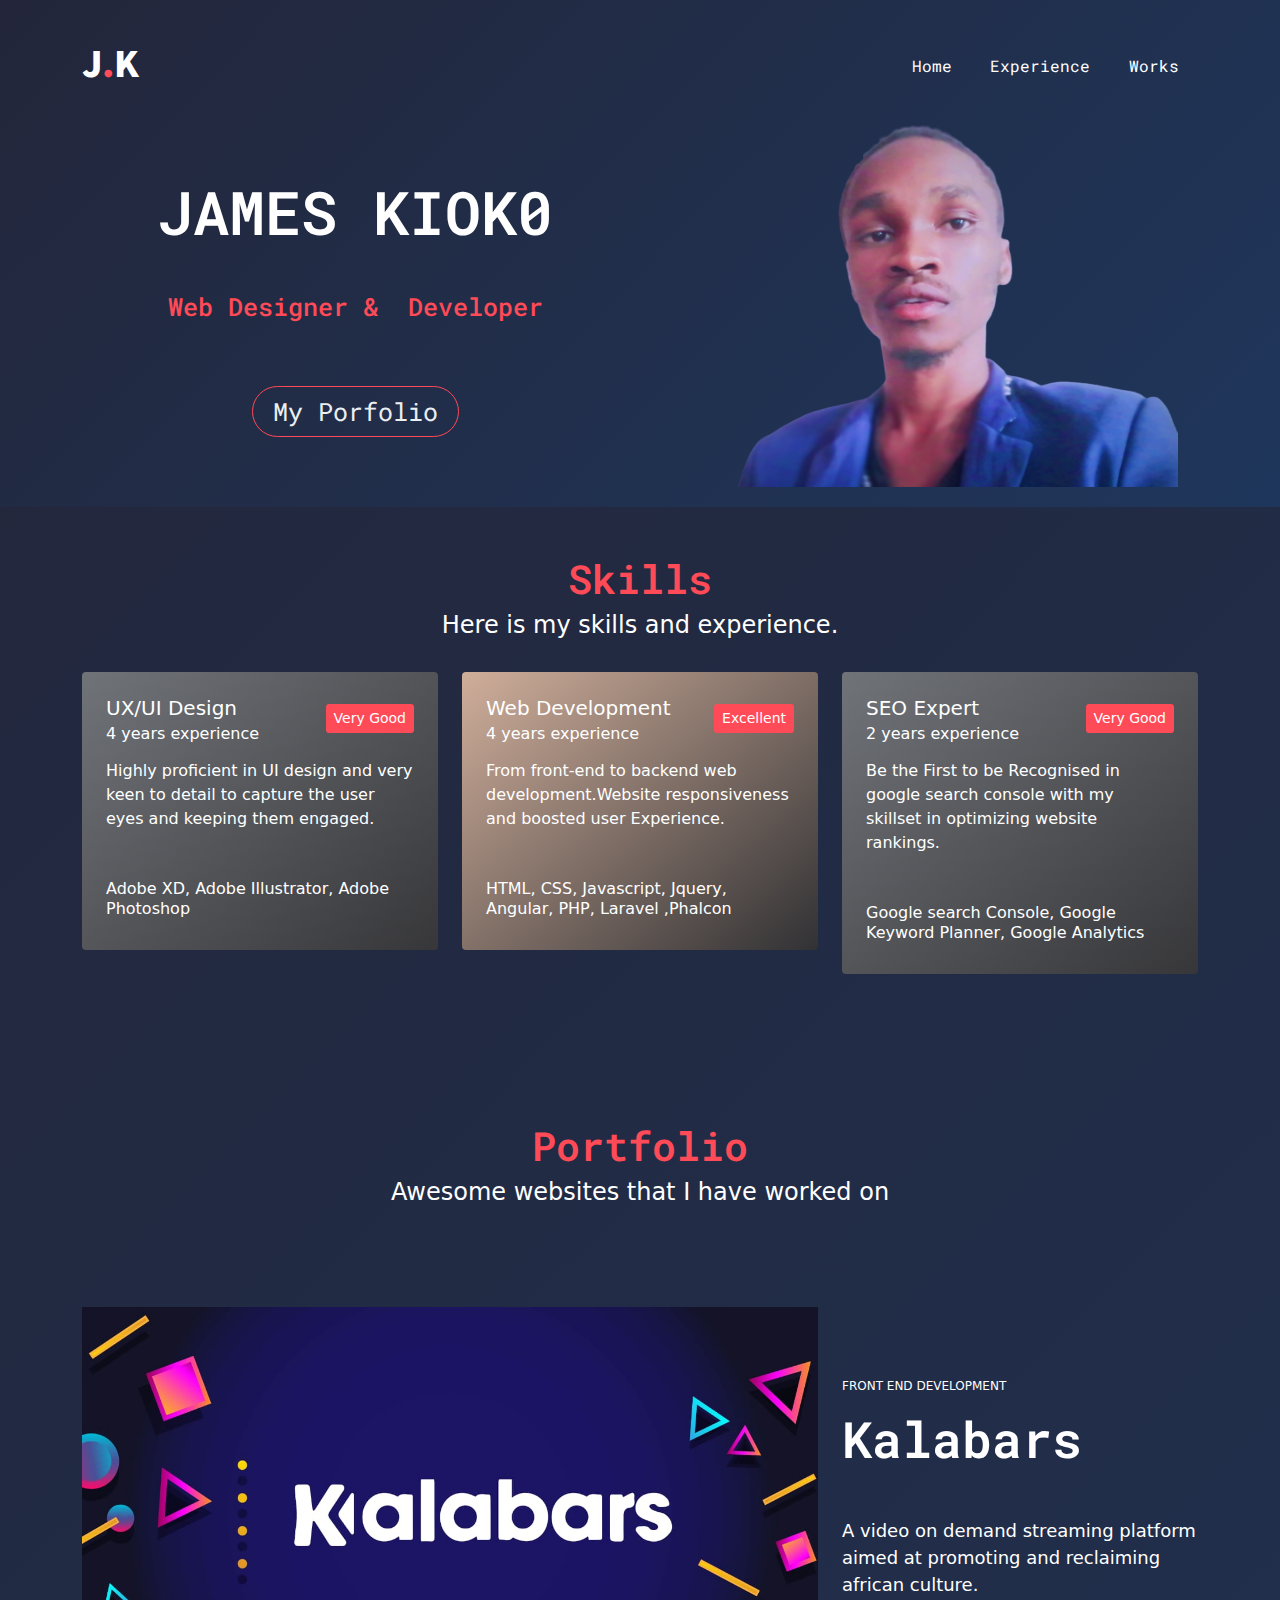
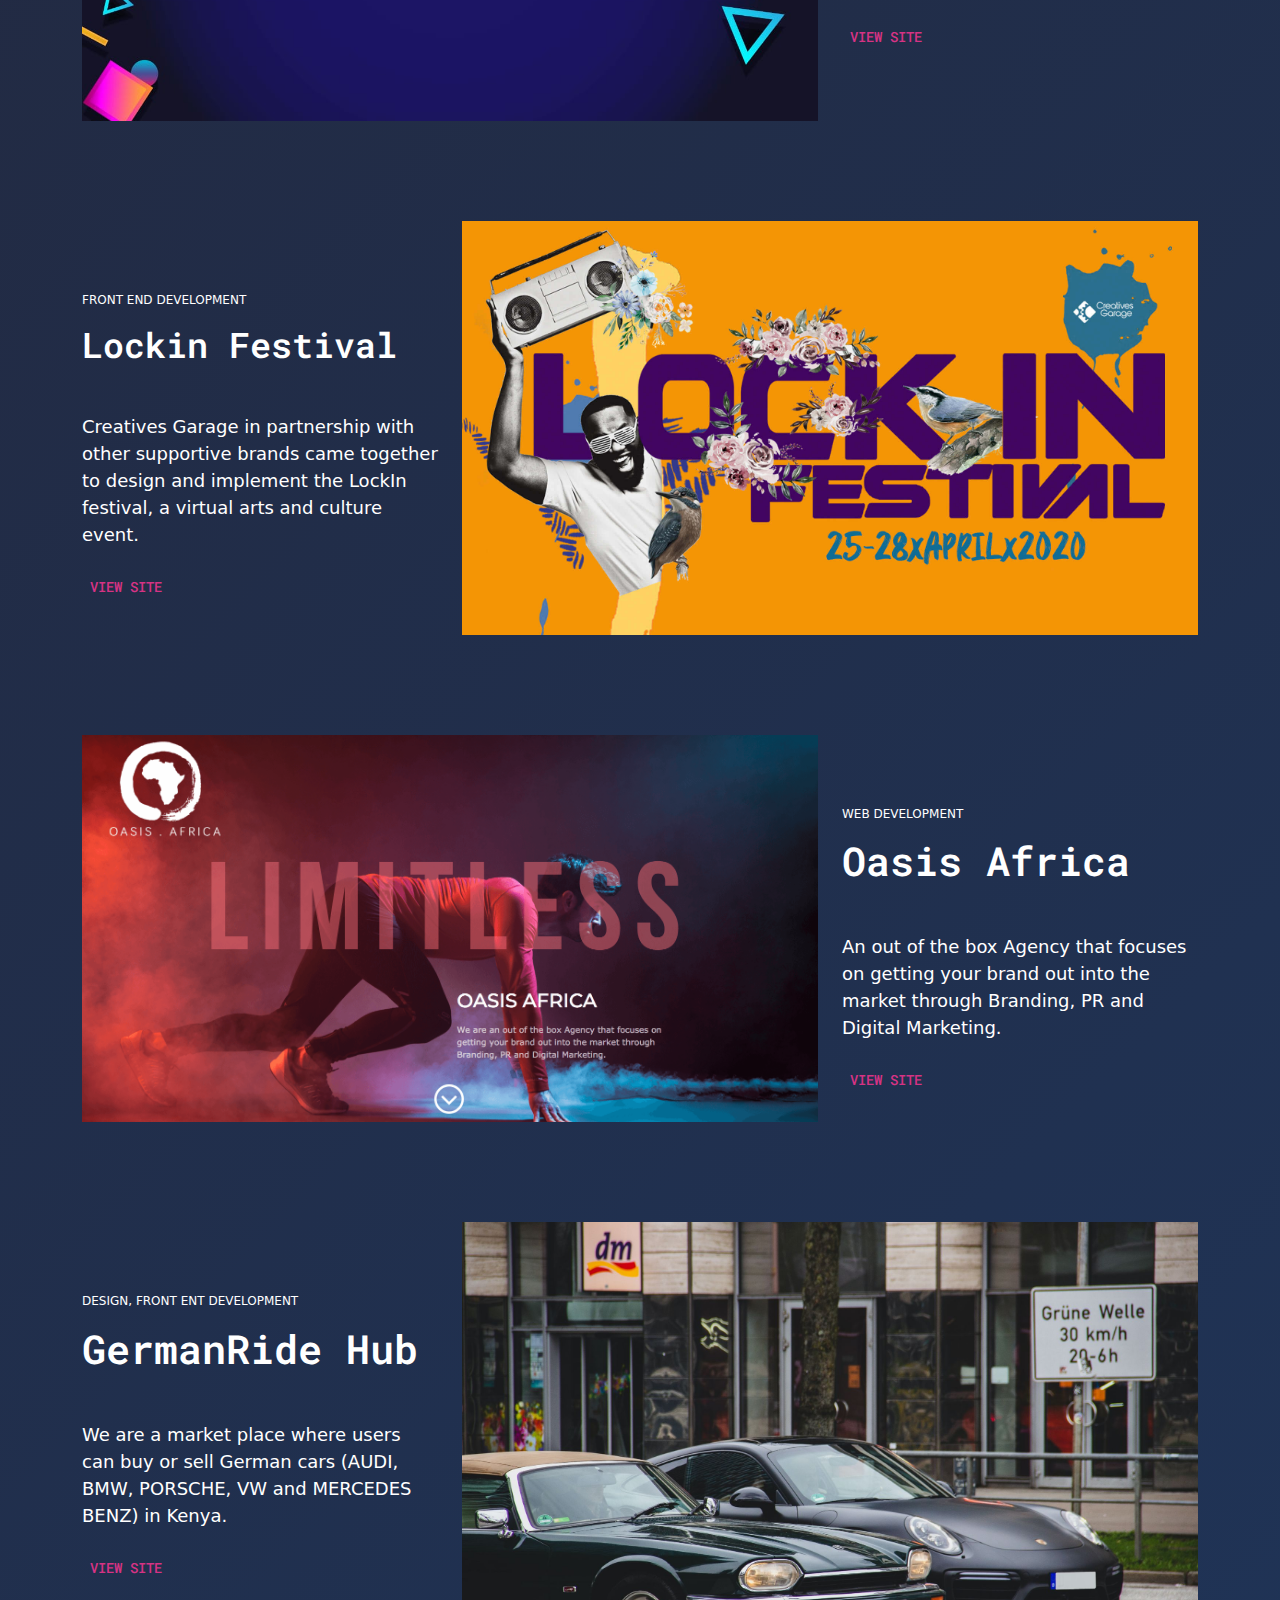
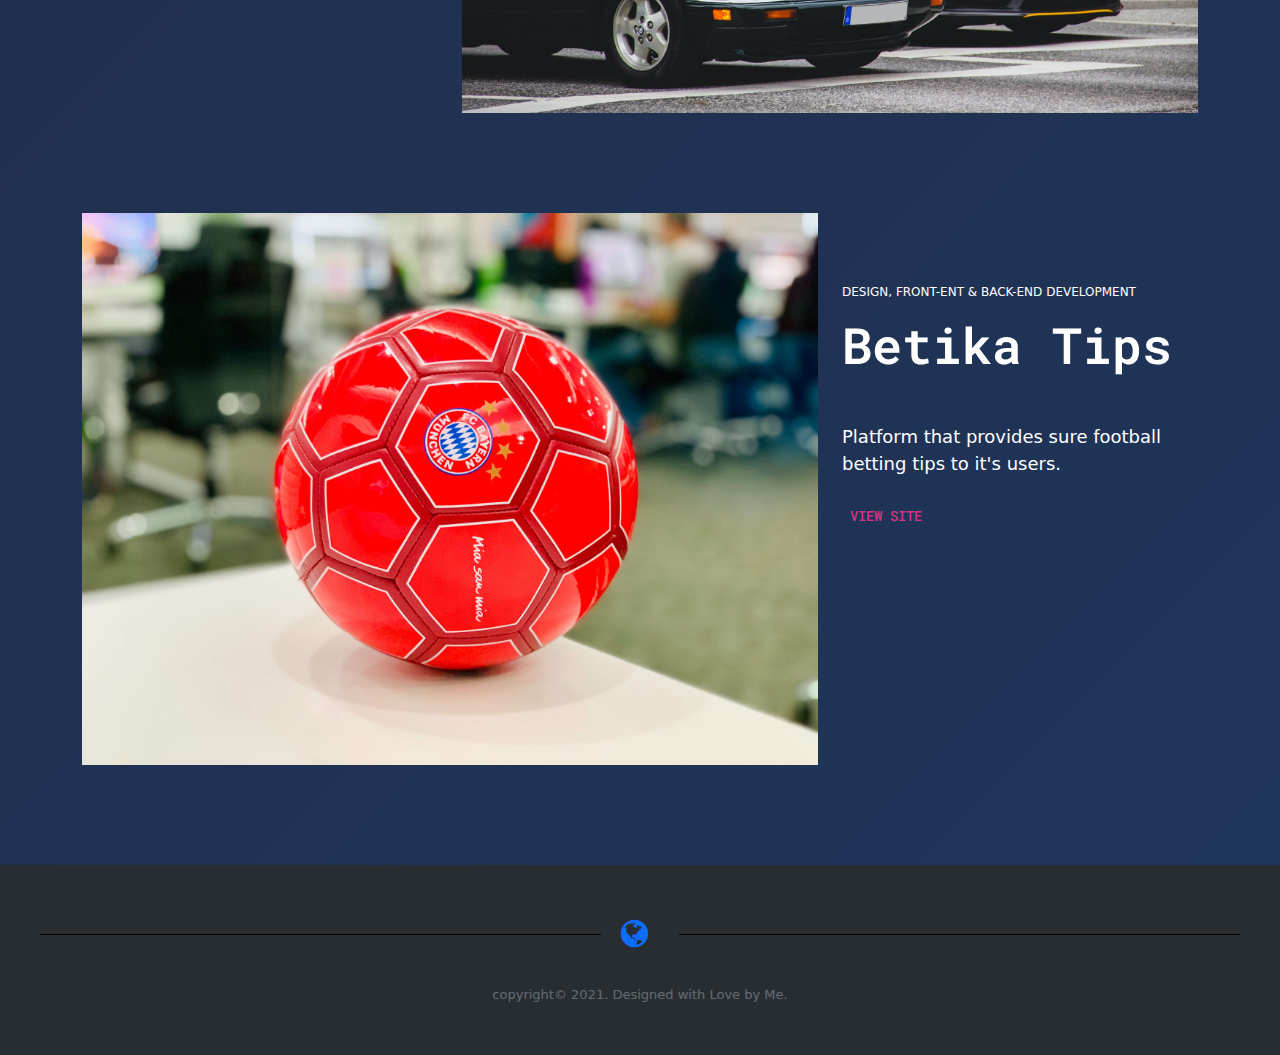
<file: index.html>
<!DOCTYPE html>
<html lang="en">

<head>
    <meta charset="utf-8">
    <meta name="viewport" content="width=device-width, initial-scale=1.0, shrink-to-fit=no">
    <title>James Kioko Portfolio</title>
    <link rel="stylesheet" href="assets/bootstrap/css/bootstrap.min.css">
    <link rel="stylesheet" href="https://fonts.googleapis.com/css?family=Roboto+Mono">
    <link rel="stylesheet" href="https://fonts.googleapis.com/css?family=Source+Sans+Pro:300,400,700">
    <link rel="stylesheet" href="assets/fonts/font-awesome.min.css">
    <link rel="stylesheet" href="assets/css/Dark-Footer.css">
    <link rel="stylesheet" href="assets/css/Header-Blue--Sticky-Header--Smooth-Scroll.css">
    <link rel="stylesheet" href="assets/css/Modern-Contact-Form.css">
    <link rel="stylesheet" href="assets/css/styles.css">
</head>

<body>
    <div id="home" style="font-family: 'Roboto Mono', monospace;">
        <div class="header-blue">
            <nav class="navbar navbar-dark navbar-expand-md sticker" style="padding-top:30px;z-index:99;">
                <div class="container"><a class="navbar-brand" style="font-size: 40px;font-family: 'Source Sans Pro', sans-serif;font-weight: 800;" href="#">J<span style="color: #ff4a57;">.</span><span></span><span>K</span></a><button data-bs-toggle="collapse" class="navbar-toggler" data-bs-target="#navcol-1"><span class="visually-hidden">Toggle navigation</span><span class="navbar-toggler-icon"></span></button>
                    <div class="collapse navbar-collapse" id="navcol-1">
                        <ul class="navbar-nav ms-auto">
                            <li class="nav-item"><a class="nav-link active" href="#home" target="_top">Home </a></li>
                            <li class="nav-item"></li>
                            <li class="nav-item"><a class="nav-link active" href="#skillset">Experience</a></li>
                            <li class="nav-item"><a class="nav-link active" href="#folio">Works</a></li>
                            <li class="nav-item"></li>
                        </ul>
                    </div>
                </div>
            </nav>
            <div class="container hero">
                <div class="row">
                    <div class="col-md-8  col-lg-6 col-xl-6 offset-xl-1 mx-auto" style="text-align:center;">
                        <h1>JAMES KIOK0</h1>
                        <p style="color: #ff4a57;">Web Designer &amp;&nbsp; Developer</p><a href="#folio">
                            <button class="btn btn-light btn-lg action-button" hover="background: #fff; color: #333;" type="button">My Porfolio</button></a>
                    </div>
                    <div class="col-md-6 col-lg-6 d-none d-lg-block phone-holder">
                        <div class="iphone-mockup" style="margin-top: 0px;"><img class="device img-fluid" src="assets/img/my_pic.png"></div>
                    </div>
                </div>
            </div>
        </div>
    </div>
    <div class="container container-fluid" id="skillset" style="padding-bottom: 100px;">
        <h1 class="text-center mb-2 mt-5" style="font-family: 'Roboto Mono', monospace;font-size: 40px;font-weight: 600;color: #ff4a57;">Skills</h1>
        <h4 class="text-center text-white mb-4">Here is my skills and experience.<br></h4>
        <div class="row">
            <div class="col-12 col-sm-12 col-md-6 col-lg-4 col-xl-4">
                <div class="card skill-card p-2 border-0 mt-2">
                    <div class="card-body">
                        <h5 class="card-title text-white">UX/UI Design<button class="btn btn-primary float-end btn-sm border-0 mt-2" type="button" style="background: #ff4a57;">Very Good</button></h5>
                        <h6 class="text-text-muted card-subtitle mb-2 text-white">4 years experience</h6>
                        <p class="card-text mt-3 mb-2 text-white">Highly proficient in UI design and very keen to detail to capture the user eyes and keeping them engaged.</p>
                        <h6 class="mt-5 text-white">Adobe XD, Adobe Illustrator, Adobe Photoshop</h6>
                    </div>
                </div>
            </div>
            <div class="col-12 col-sm-12 col-md-6 col-lg-4 col-xl-4">
                <div class="card skill-card p-2 border-0 mt-2" style="background: linear-gradient(320deg, #313134, #d0ae9a);">
                    <div class="card-body">
                        <h5 class="card-title text-white">Web Development<button class="btn btn-primary float-end btn-sm border-0 mt-2" type="button" style="background: #ff4a57;">Excellent</button></h5>
                        <h6 class="text-text-muted card-subtitle mb-2 text-white">4 years experience</h6>
                        <p class="card-text mt-3 mb-2 text-white">From front-end to backend web development.Website responsiveness and boosted user Experience.</p>
                        <h6 class="mt-5 text-white">HTML, CSS, Javascript, Jquery, Angular, PHP, Laravel ,Phalcon</h6>
                    </div>
                </div>
            </div>
            <div class="col-12 col-sm-12 col-md-6 col-lg-4 col-xl-4">
                <div class="card skill-card p-2 border-0 mt-2">
                    <div class="card-body">
                        <h5 class="card-title text-white">SEO Expert<button class="btn btn-primary float-end btn-sm border-0 mt-2" type="button" style="background: #ff4a57;">Very Good</button></h5>
                        <h6 class="text-text-muted card-subtitle mb-2 text-white">2 years experience</h6>
                        <p class="card-text mt-3 mb-2 text-white">Be the First to be Recognised in google search console with my skillset in optimizing website rankings.</p>
                        <h6 class="mt-5 text-white">Google search Console, Google Keyword Planner, Google Analytics</h6>
                    </div>
                </div>
            </div>
        </div>
    </div>
    <div class="container container-fluid portfolio" id="folio" style="padding-bottom: 100px;">
        <h1 class="pt-5" style="font-family: 'Roboto Mono', monospace;font-size: 40px;font-weight: 600;text-align: center;color: #ff4a57;">Portfolio</h1>
        <h4 class="text-white mb-5" style="text-align: center;">Awesome websites that I have worked on<br></h4>
        <div class="row">
            <div class="col-12 col-sm-12 col-md-7 col-lg-8 col-xl-8 col-xxl-8"><img class="img-fluid" src="assets/img/kalabars.jpg"></div>
            <div class="col-12 col-sm-12 col-md-5 col-lg-4 col-xl-4 col-xxl-4">
                <div class="float-end">
                    <h5 class="mt-5 pt-4 pl-3 text-white text-uppercase" style="font-size: 12px;">Front End Development</h5>
                    <h1 class="text-white mt-3" style="font-size: 50px;font-family: 'Roboto Mono', monospace;font-weight: 600;">Kalabars</h1>
                    <p class="mt-5 text-white ml-2" style="font-size: 18px;">A video on demand streaming platform aimed at promoting and reclaiming african culture.<br></p>
                    <a href="https://kalabars.com" target="_blank">
                        <button class="btn btn-primary mt-2 text-uppercase btn-sm bg-transparent border-0" type="button" style="color: var(--bs-pink);font-family: 'Roboto Mono', monospace;font-weight: 500;">View Site</button>
                    </a>
                </div>
            </div>
        </div>
        <div class="row mt-5">
            <div class="col-12 col-sm-12 col-md-5 col-lg-4 col-xl-4 col-xxl-4">
                <div class="float-end">
                    <h5 class="mt-5 pt-4 pl-3 text-white text-uppercase" style="font-size: 12px;">Front End Development</h5>
                    <h1 class="text-white mt-3" style="font-size: 35px;font-family: 'Roboto Mono', monospace;font-weight: 600;">Lockin Festival</h1>
                    <p class="mt-5 text-white ml-2" style="font-size: 18px;">Creatives Garage in partnership with other supportive brands came together <br> to design and implement the LockIn festival, a virtual arts and culture event.&nbsp;<br></p>
                    <a href="https://lockinfestival.org/" target="_blank">
                    <button class="btn btn-primary mt-2 text-uppercase btn-sm bg-transparent border-0" type="button" style="color: var(--bs-pink);font-family: 'Roboto Mono', monospace;font-weight: 500;">View Site</button>
                </a>
                </div>
            </div>
            <div class="col-12 col-sm-12 col-md-7 col-lg-8 col-xl-8 col-xxl-8"><img class="img-fluid" src="assets/img/lockin.jpg"></div>
        </div>
        <div class="row mt-5">
            <div class="col-12 col-sm-12 col-md-7 col-lg-8 col-xl-8 col-xxl-8"><img class="img-fluid" src="assets/img/oasis.png"></div>
            <div class="col-12 col-sm-12 col-md-5 col-lg-4 col-xl-4 col-xxl-4">
                <div class="float-end">
                    <h5 class="mt-5 pt-4 pl-3 text-white text-uppercase" style="font-size: 12px;">WEB development</h5>
                    <h1 class="text-white mt-3" style="font-size: 40px;font-family: 'Roboto Mono', monospace;font-weight: 600;">Oasis Africa</h1>
                    <p class="mt-5 text-white ml-2" style="font-size: 18px;">An out of the box Agency that focuses on getting your brand out into the market through Branding, PR and Digital Marketing.<br></p>
                    <a href="http://oasisafricaltd.com/" target="_blank">
                    <button class="btn btn-primary mt-2 text-uppercase btn-sm bg-transparent border-0" type="button" style="color: var(--bs-pink);font-family: 'Roboto Mono', monospace;font-weight: 500;">View Site</button>
                </a>
                </div>
            </div>
        </div>
        <div class="row mt-5">
            <div class="col-12 col-sm-12 col-md-5 col-lg-4 col-xl-4 col-xxl-4">
                <div class="float-end">
                    <h5 class="mt-5 pt-4 pl-3 text-white text-uppercase" style="font-size: 12px;">Design, front ent development</h5>
                    <h1 class="text-white mt-3" style="font-size: 40px;font-family: 'Roboto Mono', monospace;font-weight: 600;">GermanRide Hub</h1>
                    <p class="mt-5 text-white ml-2" style="font-size: 18px;">We are a market place where users can buy or sell German cars (AUDI, BMW, PORSCHE, VW and MERCEDES BENZ) in Kenya.<br></p>
                    <a href="https://www.germanrideshub.co.ke/" target="_blank">
                    <button class="btn btn-primary mt-2 text-uppercase btn-sm bg-transparent border-0" type="button" style="color: var(--bs-pink);font-family: 'Roboto Mono', monospace;font-weight: 500;">View Site</button>
                </a>
                </div>
            </div>
            <div class="col-12 col-sm-12 col-md-7 col-lg-8 col-xl-8 col-xxl-8"><img class="img-fluid" src="assets/img/german-cars.jpg"></div>
        </div>
        <div class="row mt-5">
            <div class="col-12 col-sm-12 col-md-7 col-lg-8 col-xl-8 col-xxl-8"><img class="img-fluid" src="assets/img/betika.jpg"></div>
            <div class="col-12 col-sm-12 col-md-5 col-lg-4 col-xl-4 col-xxl-4">
                <div class="float-end">
                    <h5 class="mt-5 pt-4 pl-3 text-white text-uppercase" style="font-size: 12px;">Design, fRONT-ENT &amp; BACK-END development</h5>
                    <h1 class="text-white mt-3" style="font-size: 50px;font-family: 'Roboto Mono', monospace;font-weight: 600;">Betika Tips</h1>
                    <p class="mt-5 text-white ml-2" style="font-size: 18px;">Platform that provides sure football betting tips to it's&nbsp;users.&nbsp;</p>
                    <a href="https://betikatips.com" target="_blank">
                    <button class="btn btn-primary mt-2 text-uppercase btn-sm bg-transparent border-0" type="button" style="color: var(--bs-pink);font-family: 'Roboto Mono', monospace;font-weight: 500;">View Site</button>
                </a>
                </div>
            </div>
        </div>
    </div>
    <div class="footer-dark">
        <div style="text-align:center;">
            <h2 class="divider-style" style="margin-top:0px;"><span style="background-color:rgb(40, 45, 50);"><a href="#"><i class="fa fa-globe"></i></a>&nbsp;</span></h2>
        </div>
        <footer>
            <div class="container">
                <p class="copyright">copyright© 2021. Designed with Love by Me.</p>
            </div>
        </footer>
    </div>
    <script src="assets/bootstrap/js/bootstrap.min.js"></script>
    <script src="assets/js/Header-Blue--Sticky-Header--Smooth-Scroll-1.js"></script>
    <script src="assets/js/Header-Blue--Sticky-Header--Smooth-Scroll.js"></script>
</body>

</html>
</file>
<file: assets/css/Dark-Footer.css>
.divider-style {
  margin-top: 70px;
  position: relative;
  margin-right: 40px;
  margin-left: 40px;
}

.divider-style span {
  background: #fff;
  padding: 0 20px;
  position: relative;
  z-index: 5;
}

.divider-style:before {
  content: "";
  display: block;
  border-top: solid 1px black;
  width: 100%;
  height: 1px;
  position: absolute;
  top: 50%;
  z-index: 1;
}

.footer-dark {
  padding: 50px 0;
  color: #f0f9ff;
  background-color: #282d32;
}

.footer-dark h3 {
  margin-top: 0;
  margin-bottom: 12px;
  font-weight: bold;
  font-size: 16px;
}

.footer-dark ul {
  padding: 0;
  list-style: none;
  line-height: 1.6;
  font-size: 14px;
  margin-bottom: 0;
}

.footer-dark ul a {
  color: inherit;
  text-decoration: none;
  opacity: 0.6;
}

.footer-dark ul a:hover {
  opacity: 0.8;
}

@media (max-width:767px) {
  .footer-dark .item:not(.social) {
    text-align: center;
    padding-bottom: 20px;
  }
}

.footer-dark .item.text {
  margin-bottom: 36px;
}

@media (max-width:767px) {
  .footer-dark .item.text {
    margin-bottom: 0;
  }
}

.footer-dark .item.text p {
  opacity: 0.6;
  margin-bottom: 0;
}

.footer-dark .item.social {
  text-align: center;
}

@media (max-width:991px) {
  .footer-dark .item.social {
    text-align: center;
    margin-top: 20px;
  }
}

.footer-dark .item.social > a {
  font-size: 20px;
  width: 36px;
  height: 36px;
  line-height: 36px;
  display: inline-block;
  text-align: center;
  border-radius: 50%;
  box-shadow: 0 0 0 1px rgba(255,255,255,0.4);
  margin: 0 8px;
  color: #fff;
  opacity: 0.75;
}

.footer-dark .item.social > a:hover {
  opacity: 0.9;
}

.footer-dark .copyright {
  text-align: center;
  padding-top: 24px;
  opacity: 0.3;
  font-size: 13px;
  margin-bottom: 0;
}
</file>
<file: assets/css/Header-Blue--Sticky-Header--Smooth-Scroll.css>
.header-blue {
  background: linear-gradient(135deg,#23263a, rgba(35,38,58,0.6));
  background-color: #184e8e;
}

@media (min-width:768px) {
  .header-blue {
    padding-bottom: 0px;
  }
}

.header-blue .navbar {
  background: transparent;
  padding-top: .75rem;
  padding-bottom: .75rem;
  color: #fff;
  border-radius: 0;
  box-shadow: none;
  border: none;
}

@media (min-width:768px) {
  .header-blue .navbar {
    padding-top: 1rem;
    padding-bottom: 1rem;
  }
}

.header-blue .navbar .navbar-brand {
  font-weight: bold;
  color: inherit;
}

.header-blue .navbar .navbar-brand:hover {
  color: #f0f0f0;
}

.header-blue .navbar .navbar-collapse {
  border-top: 1px solid rgba(255,255,255,0.3);
  margin-top: .5rem;
}

@media (min-width:768px) {
  .header-blue .navbar .navbar-collapse {
    border-color: transparent;
    margin: 0;
  }
}

.header-blue .navbar .navbar-toggler {
  border-color: rgba(255,255,255,0.3);
}

.header-blue .navbar .navbar-toggler:hover, .header-blue .navbar-toggler:focus {
  background: none;
}

.header-blue .navbar .navbar-nav a.active, .header-blue .navbar .navbar-nav > .show .dropdown-item {
  background: none;
  box-shadow: none;
}

@media (min-width: 768px) {
  .header-blue .navbar-nav .nav-link {
    padding-left: .7rem;
    padding-right: .7rem;
  }
}

@media (min-width: 992px) {
  .header-blue .navbar-nav .nav-link {
    padding-left: 1.2rem;
    padding-right: 1.2rem;
  }
}

.header-blue .action-button, .header-blue .action-button:not(.disabled):active {
  border: 1px solid #ff4a57;
  border-radius: 40px;
  color: #ebeff1;
  box-shadow: none;
  text-shadow: none;
  padding: .3rem .8rem;
  background: transparent;
  transition: background-color 0.25s;
  outline: none;
}

.header-blue .action-button:hover {
  color: #fff;
}

.header-blue .hero {
  margin-top: 0px;
  text-align: center;
}

@media (min-width:768px) {
  .header-blue .hero {
    text-align: left;
  }
}

.header-blue .hero h1 {
  color: #fff;
  margin-bottom: 15px;
  line-height: 1.4;
  margin-top: 60px;
  font-family: 'Roboto Mono', monospace;
  font-weight: 600;
  font-size: 60px;
}

@media (min-width:992px) {
  .header-blue .hero h1 {
    margin-top: 60px;
    margin-bottom: 40px;
    line-height: 1.2;
  }
}

.header-blue .hero p {
  color: rgba(255,255,255,0.8);
  font-size: 25px;
  margin-bottom: 30px;
  font-weight: 500;
  font-family: 'Roboto Mono';
}

.header-blue .phone-holder {
  text-align: right;
}

.header-blue div.iphone-mockup {
  position: relative;
  margin: 20px;
}

.header-blue .iphone-mockup img.device {
  width: 100%;
  height: auto;
}

.header-blue .action-button {
  padding-right: 20px;padding-left: 20px;padding-bottom: 6px;padding-top: 6px;font-size: 25px;margin-top: 30px;
 }


 @media (max-width:1200px) {
  .header-blue .action-button {
    margin-bottom: 50px;
   }
}

@media (max-width:600px) {
  .header-blue .hero h1 {
    margin-top: 20px;
    margin-bottom: 40px;
    line-height: 1.2;
  }
}
@media (max-width:480px) {
  .header-blue .hero h1 {
    font-size: 55px;
  }
  .header-blue .action-button {
    font-size: 18px;
   }
}
</file>
<file: assets/css/Modern-Contact-Form.css>
.submit-now {
  margin-top: 20px;
  font-size: 16px;
  width: 200px;
  height: 50px;
  background-color: #e74c3c;
  border-color: transparent;
}

.form-control.input {
  border: 0;
  background: transparent;
  border-bottom: 1px solid silver;
  border-radius: 0px !important;
}

.getintouch {
  height: auto;
  background-image: url("../../assets/img/Get%20In%20touch/GetInTouch.png");
  background-size: cover;
  background-repeat: no-repeat;
}

input[type="text"], input[type="email"], input[type="tel"], textarea {
  border-radius: 0 !important;
}

input[type="text"], input[type="email"], input[type="tel"], textarea {
  border-radius: 8px !important;
}

.btn-primary:hover {
  color: #fff;
  background-color: #4daade;
  border-color: #4daade;
  box-shadow: 0px 10px 15px rgba(157,157,157,0.4);
}

.btn-primary:not(:disabled):not(.disabled).active, .btn-primary:not(:disabled):not(.disabled):active, .show > .btn-primary.dropdown-toggle {
  color: #fff;
  background-color: #4daade;
  border-color: #4daade;
}

.modern-form {
  padding-top: 80px;
  padding-bottom: 80px;
}

.modern-form__hr {
  border-color: #4daade;
  border-width: 2px;
  width: 121px;
}

.modern-form__form-container {
  padding-top: 100px;
}

.modern-form__form-group--padding-r {
  padding-right: 20px;
}

.modern-form__form-group--padding-t {
  padding-top: 50px;
}

.modern-form__form-control--textarea {
  height: 95px !important;
  resize: none;
}
</file>
<file: assets/css/styles.css>
.skill-card {
  background: linear-gradient(320deg, #37373a, #707378);
}

.portfolio .row {
  margin-top: 100px!important;
}

body {
  background: linear-gradient(135deg,#23263a, rgba(35,38,58,0.6));
  background-color: #184e8e;
}
</file>
